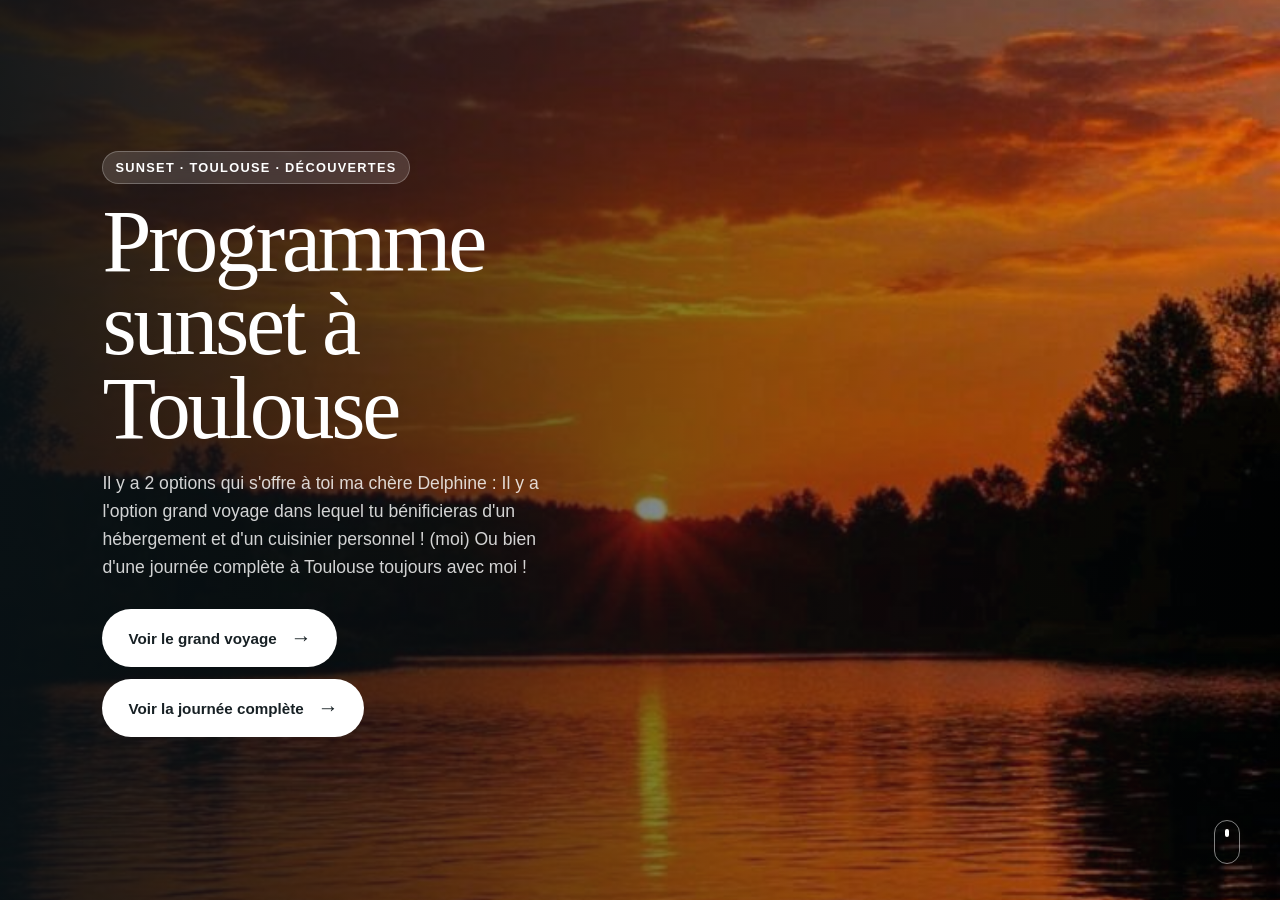
<file: index.html>
<!doctype html>
<html lang="fr">
  <head>
    <meta charset="UTF-8" />

    <meta name="viewport" content="width=device-width, initial-scale=1.0" />

    <meta
      name="description"
      content="Programme d'un petit séjour sunset à Toulouse."
    />

    <title>Séjour à Toulouse</title>

    <link rel="stylesheet" href="style.css" />
  </head>

  <body>
    <main class="hero">
      <div class="hero__overlay"></div>

      <section class="hero__content">
        <p class="hero__tag">Sunset · Toulouse · Découvertes</p>

        <h1>Programme sunset à Toulouse</h1>

        <p class="hero__description">
          Il y a 2 options qui s'offre à toi ma chère Delphine : Il y a l'option
          grand voyage dans lequel tu bénificieras d'un hébergement et d'un
          cuisinier personnel ! (moi) Ou bien d'une journée complète à Toulouse
          toujours avec moi !
        </p>

        <a class="hero__button" href="sejour.html">
          Voir le grand voyage
          <span aria-hidden="true">→</span>
        </a>
        <a class="hero__button" href="oneday.html">
          Voir la journée complète
          <span aria-hidden="true">→</span>
        </a>
      </section>

      <div class="hero__scroll" aria-hidden="true">
        <span></span>
      </div>
    </main>
  </body>
</html>
</file>
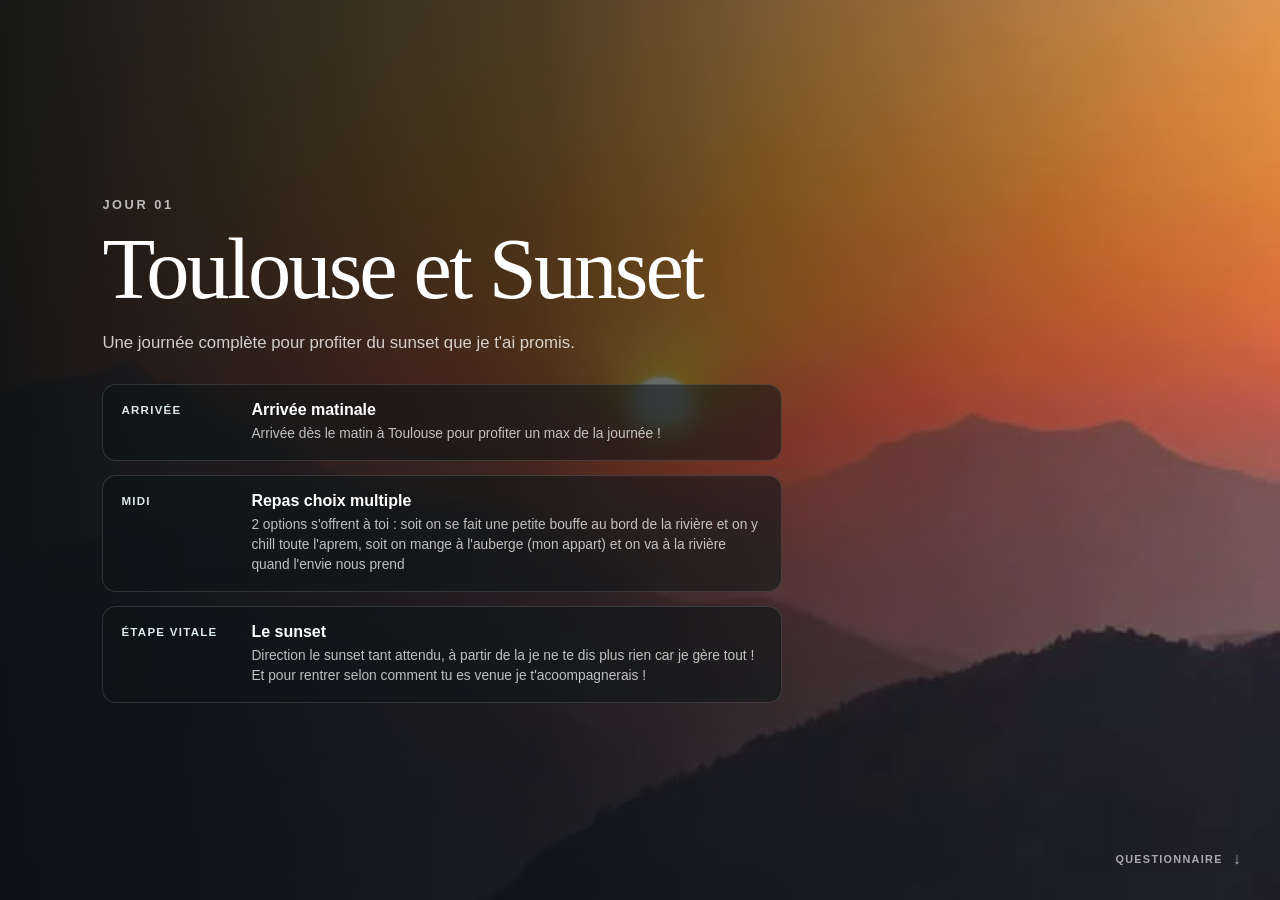
<file: oneday.html>
<!doctype html>
<html lang="fr">
  <head>
    <meta charset="UTF-8" />

    <meta name="viewport" content="width=device-width, initial-scale=1.0" />

    <meta
      name="description"
      content="Le programme d'un séjour hivernal entre Toulouse et Ax-les-Thermes."
    />

    <title>Le programme du jour</title>

    <link rel="stylesheet" href="style.css" />

    <script src="script.js" defer></script>
  </head>

  <body class="programme-page oneday-page">
    <main class="programme">
      <!-- Jour 1 -->
      <section
        class="day"
        id="jour-1"
        style="--day-image: url(images/aftersunsetsejour.jpg)"
      >
        <div class="day__overlay"></div>

        <article class="day__content">
          <p class="day__number">Jour 01</p>

          <h1>Toulouse et Sunset</h1>

          <p class="day__introduction">
            Une journée complète pour profiter du sunset que je t'ai promis.
          </p>

          <div class="day__schedule">
            <div class="schedule-item">
              <span class="schedule-item__time">Arrivée</span>

              <div>
                <h2>Arrivée matinale</h2>

                <p>
                  Arrivée dès le matin à Toulouse pour profiter un max de la
                  journée !
                </p>
              </div>
            </div>

            <div class="schedule-item">
              <span class="schedule-item__time">Midi</span>

              <div>
                <h2>Repas choix multiple</h2>

                <p>
                  2 options s'offrent à toi : soit on se fait une petite bouffe
                  au bord de la rivière et on y chill toute l'aprem, soit on
                  mange à l'auberge (mon appart) et on va à la rivière quand
                  l'envie nous prend
                </p>
              </div>
            </div>

            <div class="schedule-item">
              <span class="schedule-item__time">Étape vitale</span>

              <div>
                <h2>Le sunset</h2>

                <p>
                  Direction le sunset tant attendu, à partir de la je ne te dis
                  plus rien car je gère tout ! Et pour rentrer selon comment tu
                  es venue je t'acoompagnerais !
                </p>
              </div>
            </div>
          </div>
        </article>
        <div class="day__scroll-hint" aria-hidden="true">
          <a href="questionnaire.html" class="lien">Questionnaire</a>
          <span class="day__arrow">↓</span>
        </div>
      </section>
    </main>
  </body>
</html>
</file>
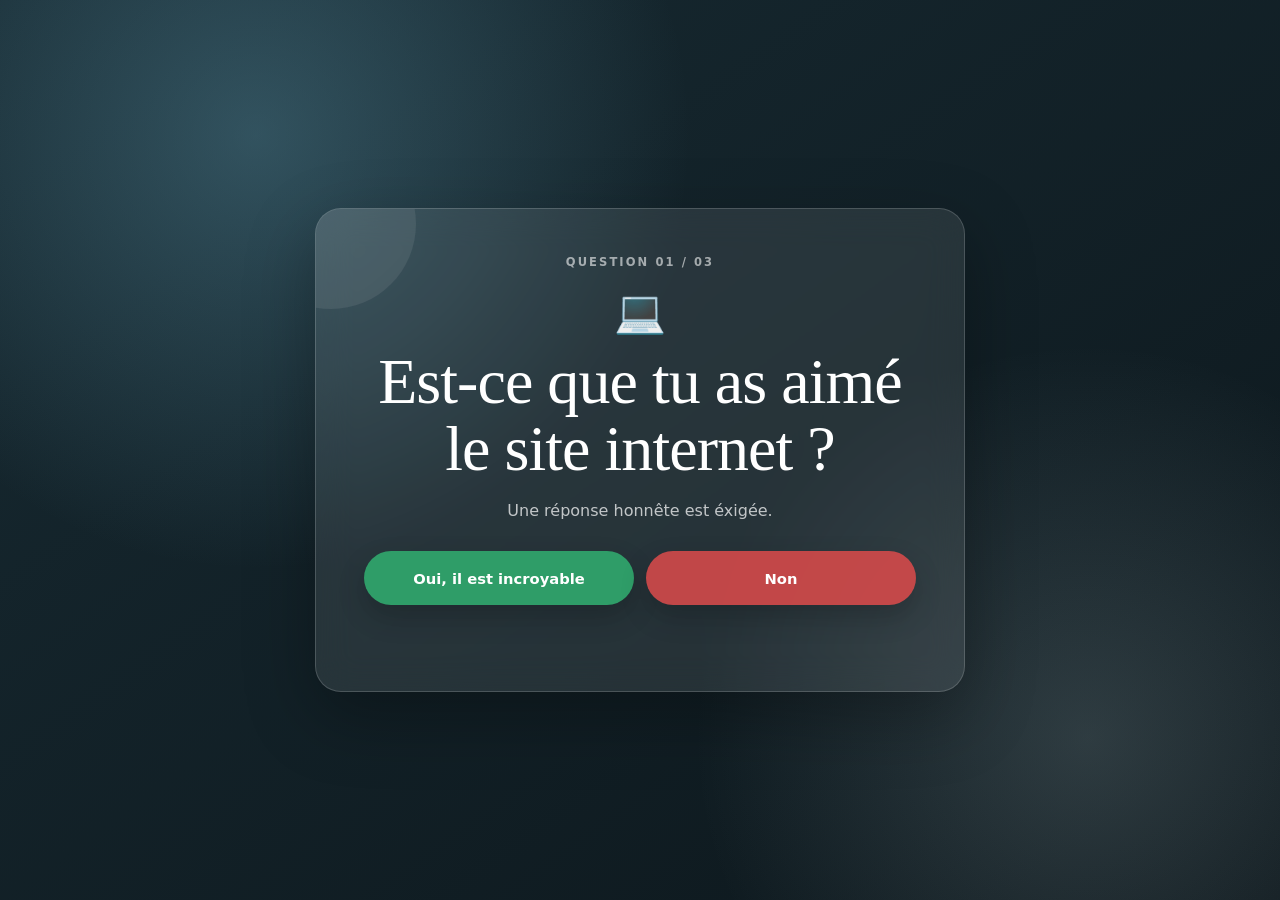
<file: questionnaire.html>
<!doctype html>
<html lang="fr">
  <head>
    <meta charset="UTF-8" />

    <meta name="viewport" content="width=device-width, initial-scale=1.0" />

    <meta
      name="description"
      content="Questionnaire final concernant le séjour à Toulouse."
    />

    <title>Le verdict final</title>

    <link rel="stylesheet" href="questionnaire.css" />

    <script src="questionnaire.js" defer></script>
  </head>

  <body class="questionnaire-page">
    <!-- Confettis de la dernière question -->
    <canvas
      class="confetti-canvas"
      id="confetti-canvas"
      aria-hidden="true"
    ></canvas>

    <main class="questionnaire-shell">
      <!-- Question 1 -->
      <section
        class="quiz-screen quiz-screen--site is-active"
        id="question-site"
        data-screen="0"
        aria-labelledby="site-title"
      >
        <article class="question-card">
          <p class="question-number">Question 01 / 03</p>

          <p class="question-emoji" aria-hidden="true">💻</p>

          <h1 id="site-title">Est-ce que tu as aimé le site internet ?</h1>

          <p class="question-description">
            Une réponse honnête est éxigée.
          </p>

          <div class="question-actions">
            <button
              class="answer-button answer-button--yes"
              id="site-yes"
              type="button"
            >
              Oui, il est incroyable
            </button>

            <button
              class="answer-button answer-button--no"
              id="site-no"
              type="button"
            >
              Non
            </button>
          </div>

          <p
            class="question-status"
            id="site-status"
            role="status"
            aria-live="polite"
          ></p>
        </article>
      </section>

      <!-- Question 2 -->
      <section
        class="quiz-screen quiz-screen--programme"
        id="question-programme"
        data-screen="1"
        aria-labelledby="programme-title"
      >
        <article class="question-card">
          <p class="question-number">Question 02 / 03</p>

          <p class="question-emoji" aria-hidden="true">🏔️</p>

          <h1 id="programme-title">Est-ce que tu as aimé le programme ?</h1>

          <p class="question-description">
            Toulouse, la montagne, les thermes, le cinéma, la nourriture.
          </p>

          <div class="question-actions question-actions--three">
            <button
              class="answer-button answer-button--yes"
              id="programme-yes"
              type="button"
            >
              Oui, je valide
            </button>

            <button
              class="answer-button answer-button--no"
              id="programme-no"
              type="button"
            >
              Non
            </button>

            <button
              class="answer-button answer-button--suggestions"
              id="suggestions-button"
              type="button"
            >
              J’ai des suggestions
            </button>
          </div>

          <p
            class="question-status"
            id="programme-status"
            role="status"
            aria-live="polite"
          ></p>
        </article>
      </section>

      <!-- Question 3 -->
      <section
        class="quiz-screen quiz-screen--final"
        id="question-final"
        data-screen="2"
        aria-labelledby="final-title"
      >
        <article class="question-card question-card--final">
          <p class="question-number">Question finale</p>

          <p class="question-emoji" aria-hidden="true">🧳</p>

          <h1 id="final-title">
            Delphine, est-ce que tu acceptes ce séjour avec moi à Toulouse ?
          </h1>

          <p class="question-description" id="final-description">
            Merci de sélectionner la réponse qui te paraît la plus
            raisonnable.
          </p>

          <div class="final-answer-zone" id="final-answer-zone">
            <button
              class="answer-button answer-button--yes final-yes"
              id="final-yes"
              type="button"
            >
              Oui, j’accepte
            </            raisonnable.
          </p>

          <button>

            <button
              class="answer-button answer-button--no final-no"
              id="final-no"
              type="button"
            >
              Non
            </button>
          </div>

          <p
            class="question-status"
            id="final-status"
            role="status"
            aria-live="polite"
          ></p>
        </article>
      </section>
    </main>

    <!-- Popup des suggestions -->
    <div
      class="contact-modal"
      id="contact-modal"
      role="dialog"
      aria-modal="true"
      aria-labelledby="contact-modal-title"
      aria-hidden="true"
    >
      <div class="contact-modal__backdrop" data-close-modal></div>

      <article class="contact-modal__content">
        <button
          class="contact-modal__close"
          id="close-contact-modal"
          type="button"
          aria-label="Fermer la fenêtre"
        >
          ×
        </button>

        <p class="contact-modal__label">Service réclamations</p>

        <h2 id="contact-modal-title">Transmettre une suggestion</h2>

        <p class="contact-modal__description">
          Plusieurs canaux de communication hautement professionnels sont à
          ta disposition.
        </p>

        <div class="contact-list">
          <!-- Remplace les textes ci-dessous par tes véritables coordonnées. -->

          <div class="contact-pill contact-pill--snapchat">
            <span>Snapchat</span>
            <strong>baptiste_sr</strong>
          </div>

          <div class="contact-pill contact-pill--instagram">
            <span>Instagram</span>
            <strong>baptiste_srrn_</strong>
          </div>

          <div class="contact-pill contact-pill--phone">
            <span>Téléphone</span>
            <strong>06 03 40 43 95</strong>
          </div>

          <div class="contact-pill contact-pill--email">
            <span>Mail</span>
            <strong>baptiste.ser09@gmail.com</strong>
          </div>

          <div class="contact-pill contact-pill--onlyfans">
            <span>OnlyFans</span>
            <strong>@baptiste_chicharitosss</strong>
          </div>
        </div>

        <p class="contact-modal__note">
          Délai de traitement des réclamations : entre 2 minutes et 14 jours.
        </p>
      </article>
    </div>
  </body>
</html>
</file>
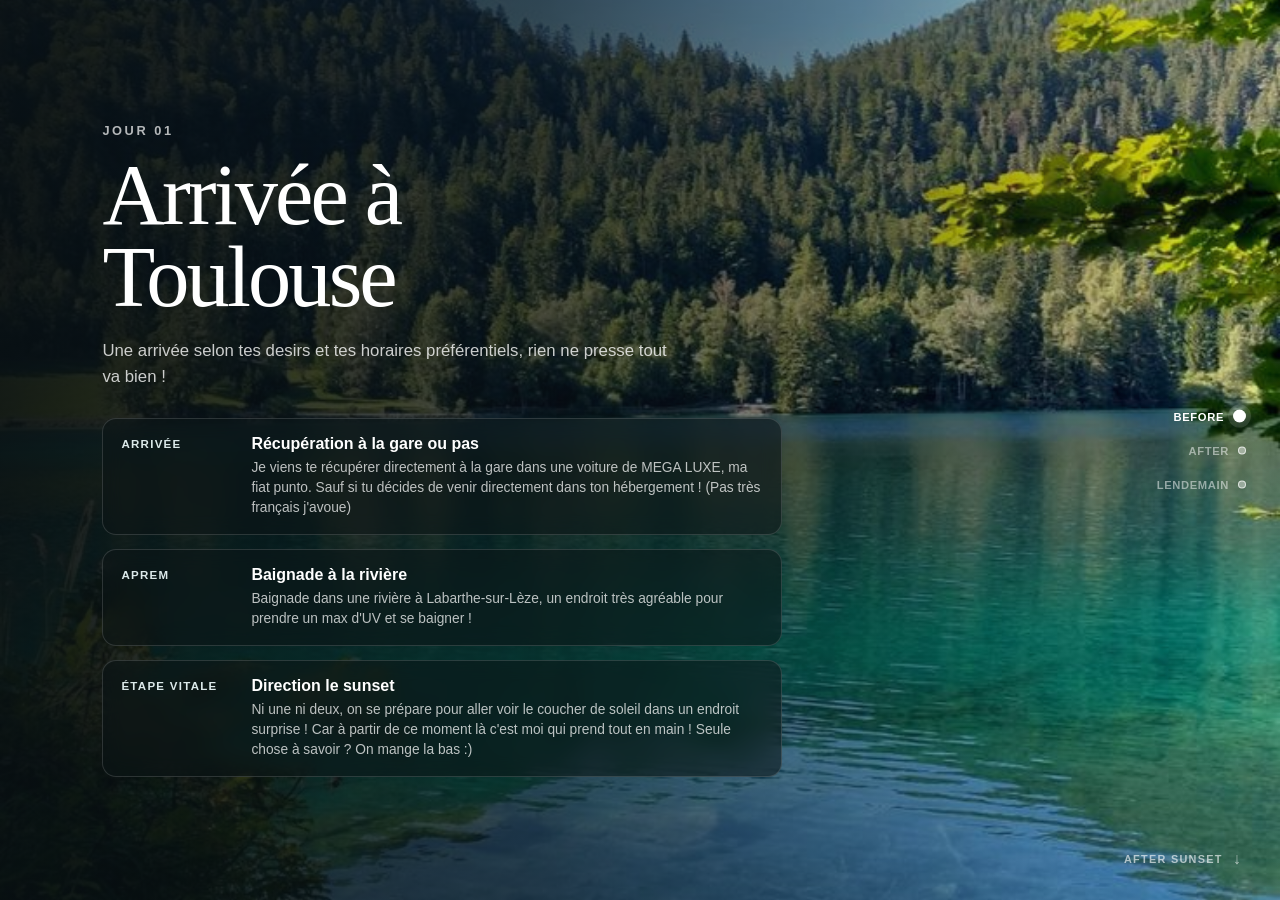
<file: sejour.html>
<!doctype html>
<html lang="fr">
  <head>
    <meta charset="UTF-8" />

    <meta name="viewport" content="width=device-width, initial-scale=1.0" />

    <meta
      name="description"
      content="Le programme d'un séjour hivernal entre Toulouse et Ax-les-Thermes."
    />

    <title>Le programme du séjour</title>

    <link rel="stylesheet" href="style.css" />

    <script src="script.js" defer></script>
  </head>

  <body class="programme-page">
    <!-- Navigation fixe située à droite -->
    <nav class="days-navigation" aria-label="Navigation entre les journées">
      <a
        class="days-navigation__link active"
        href="#jour-1"
        data-section="jour-1"
        aria-label="Aller au jour 1"
      >
        <span class="days-navigation__text">Before</span>
        <span class="days-navigation__dot"></span>
      </a>

      <a
        class="days-navigation__link"
        href="#jour-2"
        data-section="jour-2"
        aria-label="Aller au jour 2"
      >
        <span class="days-navigation__text">After</span>
        <span class="days-navigation__dot"></span>
      </a>

      <a
        class="days-navigation__link"
        href="#jour-3"
        data-section="jour-3"
        aria-label="Aller au jour 3"
      >
        <span class="days-navigation__text">Lendemain</span>
        <span class="days-navigation__dot"></span>
      </a>
    </nav>

    <main class="programme">
      <!-- Jour 1 -->
      <section
        class="day"
        id="jour-1"
        style="--day-image: url(images/rivieresejour.jpg)"
      >
        <div class="day__overlay"></div>

        <article class="day__content">
          <p class="day__number">Jour 01</p>

          <h1>Arrivée à Toulouse</h1>

          <p class="day__introduction">
            Une arrivée selon tes desirs et tes horaires préférentiels, rien ne
            presse tout va bien !
          </p>

          <div class="day__schedule">
            <div class="schedule-item">
              <span class="schedule-item__time">Arrivée</span>

              <div>
                <h2>Récupération à la gare ou pas</h2>

                <p>
                  Je viens te récupérer directement à la gare dans une voiture
                  de MEGA LUXE, ma fiat punto. Sauf si tu décides de venir
                  directement dans ton hébergement ! (Pas très français j'avoue)
                </p>
              </div>
            </div>

            <div class="schedule-item">
              <span class="schedule-item__time">Aprem</span>

              <div>
                <h2>Baignade à la rivière</h2>

                <p>
                  Baignade dans une rivière à Labarthe-sur-Lèze, un endroit très
                  agréable pour prendre un max d'UV et se baigner !
                </p>
              </div>
            </div>

            <div class="schedule-item">
              <span class="schedule-item__time">Étape vitale</span>

              <div>
                <h2>Direction le sunset</h2>

                <p>
                  Ni une ni deux, on se prépare pour aller voir le coucher de
                  soleil dans un endroit surprise ! Car à partir de ce moment là
                  c'est moi qui prend tout en main ! Seule chose à savoir ? On
                  mange la bas :)
                </p>
              </div>
            </div>
          </div>
        </article>

        <div class="day__scroll-hint" aria-hidden="true">
          <span>After sunset</span>
          <span class="day__arrow">↓</span>
        </div>
      </section>

      <!-- Jour 2 -->
      <section
        class="day"
        id="jour-2"
        style="--day-image: url(images/hotelsejour.jpg)"
      >
        <div class="day__overlay"></div>

        <article class="day__content">
          <p class="day__number">After sunset</p>

          <h1>Direction l'hébergement</h1>

          <p class="day__introduction">
            Après ce magnifique coucher de soleil, nous nous dirigeons vers
            notre hébergement pour profiter d'une soirée all-inclusive.
          </p>

          <div class="day__schedule">
            <div class="schedule-item">
              <span class="schedule-item__time">Première</span>

              <div>
                <h2>Une bonne grosse douche</h2>

                <p>
                  Après une journée pareil faut bien se laver, je sais pas si
                  c'est habituel chez toi mais c'est mieux en général tu verras
                  !
                </p>
              </div>
            </div>

            <div class="schedule-item">
              <span class="schedule-item__time">Seconde</span>

              <div>
                <h2>Le repas</h2>

                <p>
                  Il faudra me faire savoir quel plat tu aimes, en sachant que
                  je suis un grand spécialiste des pâtes carbo et du risotto
                </p>
              </div>
            </div>

            <div class="schedule-item">
              <span class="schedule-item__time">Troisième</span>

              <div>
                <h2>TELLEMENT TROP D'OPTIONS</h2>

                <p>
                  Cinéma sur une petite télé, jeux de société en tous genre,
                  massage des épaules ou du dos (désolé je sais faire que ça) ou
                  tout en un coup !
                </p>
              </div>
            </div>
          </div>
        </article>

        <div class="day__scroll-hint" aria-hidden="true">
          <span>Jour suivant</span>
          <span class="day__arrow">↓</span>
        </div>
      </section>

      <!-- Jour 3 -->
      <section
        class="day"
        id="jour-3"
        style="--day-image: url(images/aftersunsetsejour.jpg)"
      >
        <div class="day__overlay"></div>

        <article class="day__content">
          <p class="day__number">Jour 03</p>

          <h1>Chill et improvisation</h1>

          <p class="day__introduction">
            Une journée volontairement moins organisée, parce qu’un bon
            programme doit aussi prévoir de ne rien prévoir.
          </p>

          <div class="day__schedule">
            <div class="schedule-item">
              <span class="schedule-item__time">Matin</span>

              <div>
                <h2>Matinée tranquille</h2>

                <p>
                  Réveil à 8h, impossible. Réveil à 9h, possible. Réveil à 10h,
                  raisonnable. Réveil à 11h, bon faut se lever là. Réveil à 12h,
                  NON MAIS CA VA OUI.
                </p>
              </div>
            </div>

            <div class="schedule-item">
              <span class="schedule-item__time">Petit dèj</span>

              <div>
                <h2>Apporter au lit</h2>

                <p>
                  Un petit déjeuner bien mérité qui sera apporté directement au
                  lit par les soins du major d'homme (moi et c'est toujours pas
                  français ma phrase)
                </p>
              </div>
            </div>

            <div class="schedule-item">
              <span class="schedule-item__time">Impro</span>

              <div>
                <h2>Que de l'improvisation sur le coup</h2>

                <p>
                  On verra sur le moment, pose pas de questions, tu repars quand
                  tu veux et fais ce que tu veux
                </p>
              </div>
            </div>
          </div>
        </article>
        <div class="day__scroll-hint" aria-hidden="true">
          <a href="questionnaire.html" class="lien">Questionnaire</a>
          <span class="day__arrow">↓</span>
        </div>
      </section>
    </main>
  </body>
</html>
</file>
<file: style.css>
/* =========================
   Réinitialisation générale
   ========================= */

* {
  box-sizing: border-box;
  margin: 0;
  padding: 0;
}

html {
  scroll-behavior: smooth;
}

body {
  min-height: 100vh;
  font-family: Inter, Arial, Helvetica, sans-serif;
  color: #ffffff;
  background-color: #1f2a2e;
}

/* =========================
   Page d'accueil
   Mobile first
   ========================= */

.hero {
  position: relative;
  display: flex;
  align-items: flex-end;
  min-height: 100svh;
  overflow: hidden;

  background-image: url("images/sunset.jpg");

  background-position: center;
  background-size: cover;
  background-repeat: no-repeat;
}

.hero__overlay {
  position: absolute;
  inset: 0;

  background: linear-gradient(
    to bottom,
    rgba(9, 18, 22, 0.1) 0%,
    rgba(9, 18, 22, 0.4) 45%,
    rgba(9, 18, 22, 0.92) 100%
  );
}

.hero__content {
  position: relative;
  z-index: 1;

  width: 100%;
  max-width: 650px;
  padding: 32px 24px 48px;
}

.hero__tag {
  display: inline-block;
  margin-bottom: 16px;
  padding: 8px 12px;

  font-size: 0.75rem;
  font-weight: 700;
  letter-spacing: 0.08rem;
  text-transform: uppercase;

  color: #ffffff;
  background-color: rgba(255, 255, 255, 0.14);

  border: 1px solid rgba(255, 255, 255, 0.25);
  border-radius: 999px;

  backdrop-filter: blur(8px);
}

.hero h1 {
  max-width: 550px;
  margin-bottom: 18px;

  font-family: Georgia, "Times New Roman", serif;

  font-size: clamp(2.6rem, 12vw, 5.5rem);
  font-weight: 500;
  line-height: 0.95;
  letter-spacing: -0.12rem;
}

.hero__description {
  max-width: 470px;
  margin-bottom: 28px;

  font-size: 1rem;
  line-height: 1.6;

  color: rgba(255, 255, 255, 0.82);
}

.hero__button {
  display: inline-flex;
  align-items: center;
  justify-content: center;
  gap: 14px;

  min-height: 54px;
  padding: 0 22px;

  margin-bottom: 12px;

  font-size: 0.95rem;
  font-weight: 700;
  text-decoration: none;

  color: #172024;
  background-color: #ffffff;

  border-radius: 999px;

  transition:
    transform 180ms ease,
    background-color 180ms ease,
    box-shadow 180ms ease;
}

.hero__button span {
  font-size: 1.3rem;
  transition: transform 180ms ease;
}

.hero__button:active {
  transform: scale(0.97);
}

.hero__button:hover {
  background-color: #f1eee8;
  box-shadow: 0 12px 30px rgba(0, 0, 0, 0.25);
}

.hero__button:hover span {
  transform: translateX(4px);
}

/* Petit indicateur décoratif */

.hero__scroll {
  display: none;
}

/* =========================
   Tablettes et ordinateurs
   ========================= */

@media screen and (min-width: 768px) {
  .hero {
    align-items: center;
  }

  .hero__overlay {
    background: linear-gradient(
      90deg,
      rgba(9, 18, 22, 0.9) 0%,
      rgba(9, 18, 22, 0.55) 45%,
      rgba(9, 18, 22, 0.1) 100%
    );
  }

  .hero__content {
    padding: 64px 8vw;
  }

  .hero__tag {
    font-size: 0.8rem;
  }

  .hero h1 {
    letter-spacing: -0.2rem;
  }

  .hero__description {
    font-size: 1.1rem;
  }

  .hero__button {
    min-height: 58px;
    padding: 0 26px;
  }

  .hero__scroll {
    position: absolute;
    z-index: 1;
    right: 40px;
    bottom: 36px;

    display: flex;
    justify-content: center;

    width: 26px;
    height: 44px;

    border: 1px solid rgba(255, 255, 255, 0.5);
    border-radius: 999px;
  }

  .hero__scroll span {
    width: 4px;
    height: 8px;
    margin-top: 8px;

    background-color: #ffffff;
    border-radius: 999px;

    animation: scroll-indicator 1.7s infinite;
  }
}

@keyframes scroll-indicator {
  0% {
    opacity: 0;
    transform: translateY(0);
  }

  30% {
    opacity: 1;
  }

  100% {
    opacity: 0;
    transform: translateY(16px);
  }
}

/* ==================================================
   PAGE DU PROGRAMME
   ================================================== */

.programme-page {
  height: 100svh;
  overflow: hidden;
  color: #ffffff;
  background-color: #101719;
}

.programme {
  width: 100%;
  height: 100svh;

  overflow-y: auto;
  overflow-x: hidden;

  scroll-behavior: smooth;
  scroll-snap-type: y mandatory;
}

/* ==================================================
   SECTIONS DES JOURNÉES
   ================================================== */

.day {
  position: relative;

  display: flex;
  align-items: flex-end;

  min-height: 100svh;
  padding: 24px 52px 38px 20px;

  overflow: hidden;

  scroll-snap-align: start;
  scroll-snap-stop: always;

  background-image: var(--day-image);
  background-position: center;
  background-size: cover;
  background-repeat: no-repeat;
}

.day__overlay {
  position: absolute;
  inset: 0;

  background: linear-gradient(
    to bottom,
    rgba(8, 15, 18, 0.12) 0%,
    rgba(8, 15, 18, 0.38) 38%,
    rgba(8, 15, 18, 0.96) 100%
  );
}

.day__content {
  position: relative;
  z-index: 2;

  width: 100%;
  max-width: 680px;
}

.day__number {
  margin-bottom: 10px;

  font-size: 0.72rem;
  font-weight: 700;
  letter-spacing: 0.16rem;
  text-transform: uppercase;

  color: rgba(255, 255, 255, 0.7);
}

.day h1 {
  max-width: 600px;
  margin-bottom: 14px;

  font-family: Georgia, "Times New Roman", serif;

  font-size: clamp(2.5rem, 11vw, 5.4rem);
  font-weight: 500;
  line-height: 0.95;
  letter-spacing: -0.1rem;
}

.day__introduction {
  max-width: 570px;
  margin-bottom: 22px;

  font-size: 0.95rem;
  line-height: 1.55;

  color: rgba(255, 255, 255, 0.78);
}

/* ==================================================
   PROGRAMME DE CHAQUE JOURNÉE
   ================================================== */

.day__schedule {
  display: grid;
  gap: 12px;
}

.schedule-item {
  display: grid;
  grid-template-columns: 1fr;
  gap: 5px;

  padding: 12px 14px;

  background-color: rgba(11, 20, 23, 0.55);

  border: 1px solid rgba(255, 255, 255, 0.14);
  border-radius: 14px;

  backdrop-filter: blur(10px);
  -webkit-backdrop-filter: blur(10px);
}

.schedule-item__time {
  font-size: 0.68rem;
  font-weight: 800;
  letter-spacing: 0.08rem;
  text-transform: uppercase;

  color: #dce9ea;
}

.schedule-item h2 {
  margin-bottom: 3px;

  font-size: 0.93rem;
  font-weight: 700;
}

.schedule-item p {
  font-size: 0.78rem;
  line-height: 1.45;

  color: rgba(255, 255, 255, 0.73);
}

.day__final-note {
  margin-top: 16px;

  font-size: 0.8rem;
  font-style: italic;

  color: rgba(255, 255, 255, 0.65);
}

.day__back-button {
  display: inline-flex;
  align-items: center;
  justify-content: center;

  min-height: 44px;
  margin-top: 14px;
  padding: 0 18px;

  font-size: 0.82rem;
  font-weight: 700;
  text-decoration: none;

  color: #172024;
  background-color: #ffffff;

  border-radius: 999px;

  transition:
    transform 180ms ease,
    background-color 180ms ease;
}

.day__back-button:hover {
  background-color: #e8eeee;
  transform: translateY(-2px);
}

/* ==================================================
   INDICATION DE DÉFILEMENT
   ================================================== */

.day__scroll-hint {
  display: none;
}

/* ==================================================
   NAVIGATION FIXE À DROITE
   ================================================== */

.days-navigation {
  position: fixed;
  z-index: 20;

  top: 50%;
  right: 12px;

  display: flex;
  flex-direction: column;
  align-items: flex-end;
  gap: 18px;

  transform: translateY(-50%);
}

.days-navigation__link {
  display: flex;
  align-items: center;
  justify-content: flex-end;
  gap: 9px;

  color: rgba(255, 255, 255, 0.5);
  text-decoration: none;

  transition:
    color 180ms ease,
    transform 180ms ease;
}

.days-navigation__text {
  display: none;

  font-size: 0.7rem;
  font-weight: 700;
  letter-spacing: 0.04rem;
  text-transform: uppercase;
}

.days-navigation__dot {
  display: block;

  width: 8px;
  height: 8px;

  background-color: rgba(255, 255, 255, 0.42);

  border: 1px solid rgba(255, 255, 255, 0.7);
  border-radius: 50%;

  transition:
    width 180ms ease,
    height 180ms ease,
    background-color 180ms ease,
    box-shadow 180ms ease;
}

.days-navigation__link.active {
  color: #ffffff;
}

.days-navigation__link.active .days-navigation__dot {
  width: 13px;
  height: 13px;

  background-color: #ffffff;

  box-shadow:
    0 0 0 5px rgba(255, 255, 255, 0.12),
    0 0 18px rgba(255, 255, 255, 0.45);
}

/* ==================================================
   PETITS MOBILES
   ================================================== */

@media screen and (max-height: 720px) {
  .day {
    align-items: flex-start;
    padding-top: 28px;
    overflow-y: auto;
  }

  .day h1 {
    font-size: 2.35rem;
  }

  .day__introduction {
    margin-bottom: 14px;
    font-size: 0.85rem;
  }

  .day__schedule {
    gap: 8px;
  }

  .schedule-item {
    padding: 9px 11px;
  }

  .schedule-item p {
    font-size: 0.72rem;
  }
}

/* ==================================================
   TABLETTES ET ORDINATEURS
   ================================================== */

@media screen and (min-width: 768px) {
  .day {
    align-items: center;
    padding: 70px 12vw 70px 8vw;
  }

  .day__overlay {
    background: linear-gradient(
      90deg,
      rgba(8, 15, 18, 0.94) 0%,
      rgba(8, 15, 18, 0.72) 42%,
      rgba(8, 15, 18, 0.1) 100%
    );
  }

  .day__number {
    margin-bottom: 16px;
    font-size: 0.8rem;
  }

  .day h1 {
    margin-bottom: 20px;
    letter-spacing: -0.18rem;
  }

  .day__introduction {
    margin-bottom: 28px;
    font-size: 1.05rem;
  }

  .day__schedule {
    gap: 14px;
  }

  .schedule-item {
    grid-template-columns: 110px 1fr;
    gap: 20px;

    padding: 16px 18px;
  }

  .schedule-item__time {
    padding-top: 3px;
    font-size: 0.72rem;
  }

  .schedule-item h2 {
    margin-bottom: 5px;
    font-size: 1rem;
  }

  .schedule-item p {
    font-size: 0.86rem;
  }

  .days-navigation {
    right: 34px;
    gap: 22px;
  }

  .days-navigation__text {
    display: block;
  }

  .days-navigation__link:hover {
    color: #ffffff;
    transform: translateX(-3px);
  }

  .day__scroll-hint {
    position: absolute;
    z-index: 2;

    right: 38px;
    bottom: 32px;

    display: flex;
    align-items: center;
    gap: 10px;

    font-size: 0.68rem;
    font-weight: 700;
    letter-spacing: 0.08rem;
    text-transform: uppercase;

    color: rgba(255, 255, 255, 0.62);
  }

  .day__arrow {
    font-size: 1rem;

    animation: day-arrow 1.5s infinite ease-in-out;
  }
}

@keyframes day-arrow {
  0%,
  100% {
    transform: translateY(0);
  }

  50% {
    transform: translateY(6px);
  }
}

/* Réduction des animations selon les préférences du visiteur */

@media (prefers-reduced-motion: reduce) {
  .programme {
    scroll-behavior: auto;
  }

  .day__arrow {
    animation: none;
  }

  .days-navigation__link,
  .days-navigation__dot,
  .day__back-button {
    transition: none;
  }
}

.lien {
  text-decoration: none;
  color: var(--white);
}

@media screen and (max-width: 767px) {
  #jour-3 .day__scroll-hint {
    position: absolute;
    z-index: 10;
    right: 20px;
    bottom: 16px;

    display: flex;
    align-items: center;
    gap: 8px;

    font-size: 0.7rem;
    font-weight: 700;
    letter-spacing: 0.08rem;
    text-transform: uppercase;

    color: rgba(255, 255, 255, 0.8);
  }

  #jour-3 .lien {
    color: #ffffff;
    text-decoration: none;
  }
}

@media screen and (max-width: 767px) {
  .oneday-page .day__scroll-hint {
    position: absolute;
    z-index: 10;
    right: 20px;
    bottom: 16px;

    display: flex;
    align-items: center;
    gap: 8px;

    font-size: 0.7rem;
    font-weight: 700;
    letter-spacing: 0.08rem;
    text-transform: uppercase;

    color: rgba(255, 255, 255, 0.8);
  }

  .oneday-page .lien {
    color: #ffffff;
    text-decoration: none;
  }
}
</file>
<file: questionnaire.css>
/* ==================================================
   BASE
   ================================================== */

:root {
  --white: #ffffff;
  --dark: #10191d;
  --green: #2f9d68;
  --green-dark: #187147;
  --red: #d84b4b;
  --yellow: #f4c74b;
  --grey: #71777a;
}

* {
  box-sizing: border-box;
  margin: 0;
  padding: 0;
}

html {
  min-height: 100%;
}

body {
  min-height: 100%;
  font-family:
    Inter,
    system-ui,
    -apple-system,
    BlinkMacSystemFont,
    "Segoe UI",
    sans-serif;

  color: var(--white);
  background-color: var(--dark);
}

button {
  font: inherit;
}

.questionnaire-page {
  height: 100svh;
  overflow: hidden;
}

/* ==================================================
   CONTENEUR ET ÉCRANS
   ================================================== */

.questionnaire-shell {
  position: relative;

  width: 100%;
  height: 100svh;

  overflow: hidden;
}

.quiz-screen {
  position: absolute;
  inset: 0;

  display: grid;
  place-items: center;

  padding: 24px;

  opacity: 0;
  visibility: hidden;
  pointer-events: none;

  transform: translateY(32px) scale(0.98);

  transition:
    opacity 450ms ease,
    transform 450ms ease,
    visibility 450ms ease;
}

.quiz-screen.is-active {
  z-index: 2;

  opacity: 1;
  visibility: visible;
  pointer-events: auto;

  transform: translateY(0) scale(1);
}

.quiz-screen.is-leaving {
  opacity: 0;
  transform: translateY(-60px) scale(0.96);
}

/* Fonds différents pour chaque écran */

.quiz-screen--site {
  background:
    radial-gradient(
      circle at 20% 15%,
      rgba(111, 175, 198, 0.32),
      transparent 34%
    ),
    radial-gradient(
      circle at 85% 82%,
      rgba(213, 236, 240, 0.16),
      transparent 30%
    ),
    linear-gradient(145deg, #172a32, #0d171c);
}

.quiz-screen--programme {
  background:
    radial-gradient(
      circle at 80% 18%,
      rgba(192, 223, 231, 0.24),
      transparent 34%
    ),
    radial-gradient(
      circle at 10% 90%,
      rgba(87, 139, 116, 0.27),
      transparent 32%
    ),
    linear-gradient(145deg, #1c3333, #101b20);
}

.quiz-screen--final {
  background:
    radial-gradient(
      circle at 20% 20%,
      rgba(229, 184, 113, 0.2),
      transparent 32%
    ),
    radial-gradient(
      circle at 84% 82%,
      rgba(109, 159, 172, 0.23),
      transparent 34%
    ),
    linear-gradient(145deg, #26333a, #11191e);
}

/* ==================================================
   CARTE
   ================================================== */

.question-card {
  position: relative;

  width: min(100%, 650px);
  padding: 30px 22px;

  text-align: center;

  background-color: rgba(255, 255, 255, 0.09);

  border: 1px solid rgba(255, 255, 255, 0.17);
  border-radius: 26px;

  box-shadow: 0 24px 70px rgba(0, 0, 0, 0.3);

  backdrop-filter: blur(18px);
  -webkit-backdrop-filter: blur(18px);

  overflow: hidden;
}

.question-card::before {
  position: absolute;
  top: -70px;
  left: -70px;

  width: 170px;
  height: 170px;

  content: "";

  background-color: rgba(255, 255, 255, 0.08);
  border-radius: 50%;

  pointer-events: none;
}

.question-number {
  margin-bottom: 18px;

  font-size: 0.72rem;
  font-weight: 800;
  letter-spacing: 0.13rem;
  text-transform: uppercase;

  color: rgba(255, 255, 255, 0.58);
}

.question-emoji {
  margin-bottom: 12px;
  font-size: 2.6rem;
}

.question-card h1 {
  margin: 0 auto 16px;

  font-family: Georgia, "Times New Roman", serif;

  font-size: clamp(2rem, 8.5vw, 4rem);
  font-weight: 500;
  line-height: 1.05;
  letter-spacing: -0.06rem;
}

.question-description {
  max-width: 510px;
  margin: 0 auto 28px;

  font-size: 0.94rem;
  line-height: 1.6;

  color: rgba(255, 255, 255, 0.72);
}

/* ==================================================
   BOUTONS
   ================================================== */

.question-actions {
  display: grid;
  gap: 12px;
}

.answer-button {
  position: relative;

  min-height: 54px;
  padding: 12px 20px;

  font-size: 0.92rem;
  font-weight: 800;

  color: #162025;
  background-color: #ffffff;

  border: 0;
  border-radius: 999px;

  cursor: pointer;

  box-shadow: 0 12px 28px rgba(0, 0, 0, 0.2);

  transition:
    transform 180ms ease,
    background-color 180ms ease,
    color 180ms ease,
    box-shadow 180ms ease;
}

.answer-button:hover {
  transform: translateY(-3px);
}

.answer-button:active {
  transform: scale(0.97);
}

.answer-button--yes {
  color: #ffffff;
  background-color: var(--green);
}

.answer-button--yes:hover {
  background-color: var(--green-dark);
  box-shadow: 0 14px 34px rgba(47, 157, 104, 0.35);
}

.answer-button--no {
  color: #ffffff;
  background-color: rgba(216, 75, 75, 0.88);
}

.answer-button--suggestions {
  color: #2b2515;
  background-color: var(--yellow);
}

.question-status {
  min-height: 22px;
  margin-top: 18px;

  font-size: 0.78rem;
  font-weight: 700;

  color: rgba(255, 255, 255, 0.72);
}

/* ==================================================
   QUESTION 1
   ================================================== */

.answer-button.is-rejected {
  animation:
    rejected-shake 460ms ease,
    rejected-flash 300ms linear 3;
}

.answer-button.is-accepted {
  color: #ffffff;
  background-color: #27b26f;

  animation: accepted-pulse 750ms ease;
}

@keyframes rejected-shake {
  0%,
  100% {
    transform: translateX(0);
  }

  15% {
    transform: translateX(-10px) rotate(-2deg);
  }

  30% {
    transform: translateX(10px) rotate(2deg);
  }

  45% {
    transform: translateX(-8px) rotate(-1deg);
  }

  60% {
    transform: translateX(8px) rotate(1deg);
  }

  75% {
    transform: translateX(-4px);
  }
}

@keyframes rejected-flash {
  0%,
  100% {
    background-color: #cb4040;
    box-shadow: 0 0 0 rgba(255, 0, 0, 0);
  }

  50% {
    background-color: #ff1717;
    box-shadow:
      0 0 0 8px rgba(255, 0, 0, 0.18),
      0 0 30px rgba(255, 0, 0, 0.75);
  }
}

@keyframes accepted-pulse {
  0% {
    transform: scale(1);
  }

  35% {
    transform: scale(1.08);
    box-shadow:
      0 0 0 12px rgba(47, 189, 112, 0.18),
      0 0 35px rgba(47, 189, 112, 0.65);
  }

  100% {
    transform: scale(1);
  }
}

/* ==================================================
   QUESTION 2
   ================================================== */

.answer-button.is-offline {
  color: #d4d6d7;
  background-color: var(--grey);

  box-shadow: none;

  cursor: not-allowed;

  filter: grayscale(1);
}

.answer-button.is-offline:hover,
.answer-button.is-offline:active {
  transform: none;
}

.quiz-screen--programme.is-approved .question-card {
  animation: programme-approved 850ms ease forwards;
}

.quiz-screen--programme.is-approved::after {
  position: absolute;
  inset: 0;

  content: "";

  background: radial-gradient(
    circle,
    rgba(93, 220, 149, 0.45),
    transparent 55%
  );

  animation: approval-light 900ms ease forwards;

  pointer-events: none;
}

.approval-spark {
  position: absolute;
  z-index: 5;

  top: 50%;
  left: 50%;

  color: #e9fff2;

  pointer-events: none;

  animation: approval-spark 800ms ease-out forwards;
}

@keyframes programme-approved {
  0% {
    transform: scale(1);
  }

  45% {
    transform: scale(1.04) translateY(-8px);
    box-shadow:
      0 30px 90px rgba(0, 0, 0, 0.35),
      0 0 60px rgba(63, 199, 124, 0.22);
  }

  100% {
    transform: scale(0.97) translateY(-35px);
    opacity: 0;
  }
}

@keyframes approval-light {
  from {
    opacity: 0;
    transform: scale(0.4);
  }

  50% {
    opacity: 1;
  }

  to {
    opacity: 0;
    transform: scale(1.5);
  }
}

@keyframes approval-spark {
  from {
    opacity: 1;
    transform: rotate(var(--angle)) translateX(0)
      rotate(calc(var(--angle) * -1)) scale(0);
  }

  to {
    opacity: 0;
    transform: rotate(var(--angle)) translateX(var(--distance))
      rotate(calc(var(--angle) * -1)) scale(1.4);
  }
}

/* ==================================================
   QUESTION FINALE
   ================================================== */

.question-card--final {
  overflow: visible;
}

.final-answer-zone {
  position: relative;

  width: 100%;
  height: 190px;
  margin-top: 8px;
}

.final-answer-zone .answer-button {
  position: absolute;
  width: min(44%, 210px);
}

.final-yes {
  bottom: 22px;
  left: 4%;
}

.final-no {
  right: 4%;
  bottom: 22px;

  transition:
    left 230ms ease,
    top 230ms ease,
    right 230ms ease,
    bottom 230ms ease,
    transform 180ms ease;
}

.question-card--success {
  animation: final-success 700ms ease forwards;
}

.question-card--success .final-no {
  opacity: 0;
  pointer-events: none;
}

.question-card--success .final-yes {
  left: 50%;
  bottom: 50%;

  width: min(80%, 320px);

  transform: translate(-50%, 50%) scale(1.08);

  background-color: #28ad6b;

  box-shadow:
    0 0 0 13px rgba(40, 173, 107, 0.14),
    0 0 55px rgba(40, 173, 107, 0.5);
}

@keyframes final-success {
  0% {
    transform: scale(1);
  }

  40% {
    transform: scale(1.03);
  }

  100% {
    transform: scale(1);
  }
}

/* ==================================================
   POPUP DES CONTACTS
   ================================================== */

.contact-modal {
  position: fixed;
  z-index: 100;
  inset: 0;

  display: grid;
  place-items: center;

  padding: 20px;

  opacity: 0;
  visibility: hidden;
  pointer-events: none;

  transition:
    opacity 250ms ease,
    visibility 250ms ease;
}

.contact-modal.is-open {
  opacity: 1;
  visibility: visible;
  pointer-events: auto;
}

.contact-modal__backdrop {
  position: absolute;
  inset: 0;

  background-color: rgba(4, 8, 10, 0.74);

  backdrop-filter: blur(7px);
  -webkit-backdrop-filter: blur(7px);
}

.contact-modal__content {
  position: relative;
  z-index: 1;

  width: min(100%, 490px);
  max-height: calc(100svh - 40px);
  padding: 28px 20px;

  color: #182125;
  background-color: #f7f6f1;

  border-radius: 26px;

  box-shadow: 0 26px 90px rgba(0, 0, 0, 0.5);

  overflow-y: auto;

  transform: translateY(25px) scale(0.96);

  transition: transform 280ms ease;
}

.contact-modal.is-open .contact-modal__content {
  transform: translateY(0) scale(1);
}

.contact-modal__close {
  position: absolute;
  top: 14px;
  right: 14px;

  display: grid;
  place-items: center;

  width: 38px;
  height: 38px;

  font-size: 1.5rem;
  line-height: 1;

  color: #273136;
  background-color: #e5e6e2;

  border: 0;
  border-radius: 50%;

  cursor: pointer;
}

.contact-modal__label {
  margin-bottom: 8px;

  font-size: 0.7rem;
  font-weight: 900;
  letter-spacing: 0.12rem;
  text-transform: uppercase;

  color: #6a7478;
}

.contact-modal h2 {
  max-width: 360px;
  margin-bottom: 10px;

  font-family: Georgia, "Times New Roman", serif;

  font-size: 2rem;
  line-height: 1.05;
}

.contact-modal__description {
  margin-bottom: 22px;

  font-size: 0.88rem;
  line-height: 1.55;

  color: #687175;
}

.contact-list {
  display: grid;
  gap: 10px;
}

.contact-pill {
  display: flex;
  flex-direction: column;
  gap: 3px;

  padding: 12px 17px;

  border-radius: 999px;
}

.contact-pill span {
  font-size: 0.68rem;
  font-weight: 900;
  letter-spacing: 0.06rem;
  text-transform: uppercase;
}

.contact-pill strong {
  font-size: 0.88rem;
  overflow-wrap: anywhere;
}

.contact-pill--snapchat {
  color: #242100;
  background-color: #fffc00;
}

.contact-pill--instagram {
  color: #ffffff;
  background: linear-gradient(100deg, #833ab4, #fd1d1d, #fcb045);
}

.contact-pill--phone {
  color: #ffffff;
  background-color: #2c9a62;
}

.contact-pill--email {
  color: #ffffff;
  background-color: #3975ad;
}

.contact-pill--onlyfans {
  color: #ffffff;
  background-color: #18a8d8;
}

.contact-modal__note {
  margin-top: 20px;

  font-size: 0.72rem;
  font-style: italic;
  line-height: 1.5;

  color: #7b8386;
}

/* ==================================================
   CONFETTIS
   ================================================== */

.confetti-canvas {
  position: fixed;
  z-index: 200;
  inset: 0;

  width: 100%;
  height: 100%;

  pointer-events: none;
}

/* ==================================================
   TABLETTE ET ORDINATEUR
   ================================================== */

@media screen and (min-width: 650px) {
  .question-card {
    padding: 46px 48px;
  }

  .question-actions {
    grid-template-columns: repeat(2, minmax(0, 1fr));
  }

  .question-actions--three {
    grid-template-columns: repeat(2, minmax(0, 1fr));
  }

  .question-actions--three .answer-button--suggestions {
    grid-column: 1 / -1;
  }

  .question-description {
    font-size: 1rem;
  }

  .final-answer-zone {
    height: 220px;
  }

  .final-yes {
    left: 8%;
  }

  .final-no {
    right: 8%;
  }

  .contact-modal__content {
    padding: 38px;
  }

  .contact-pill {
    flex-direction: row;
    align-items: center;
    justify-content: space-between;

    padding: 14px 21px;
  }
}

/* ==================================================
   PETITS ÉCRANS
   ================================================== */

@media screen and (max-height: 680px) {
  .quiz-screen {
    padding: 14px;
    overflow-y: auto;
  }

  .question-card {
    padding-top: 22px;
    padding-bottom: 20px;
  }

  .question-emoji {
    margin-bottom: 6px;
    font-size: 2rem;
  }

  .question-number {
    margin-bottom: 8px;
  }

  .question-card h1 {
    font-size: 1.8rem;
  }

  .question-description {
    margin-bottom: 18px;
  }

  .final-answer-zone {
    height: 145px;
  }
}

/* ==================================================
   ACCESSIBILITÉ
   ================================================== */

@media (prefers-reduced-motion: reduce) {
  *,
  *::before,
  *::after {
    scroll-behavior: auto !important;
    animation-duration: 1ms !important;
    animation-iteration-count: 1 !important;
    transition-duration: 1ms !important;
  }
}
</file>
